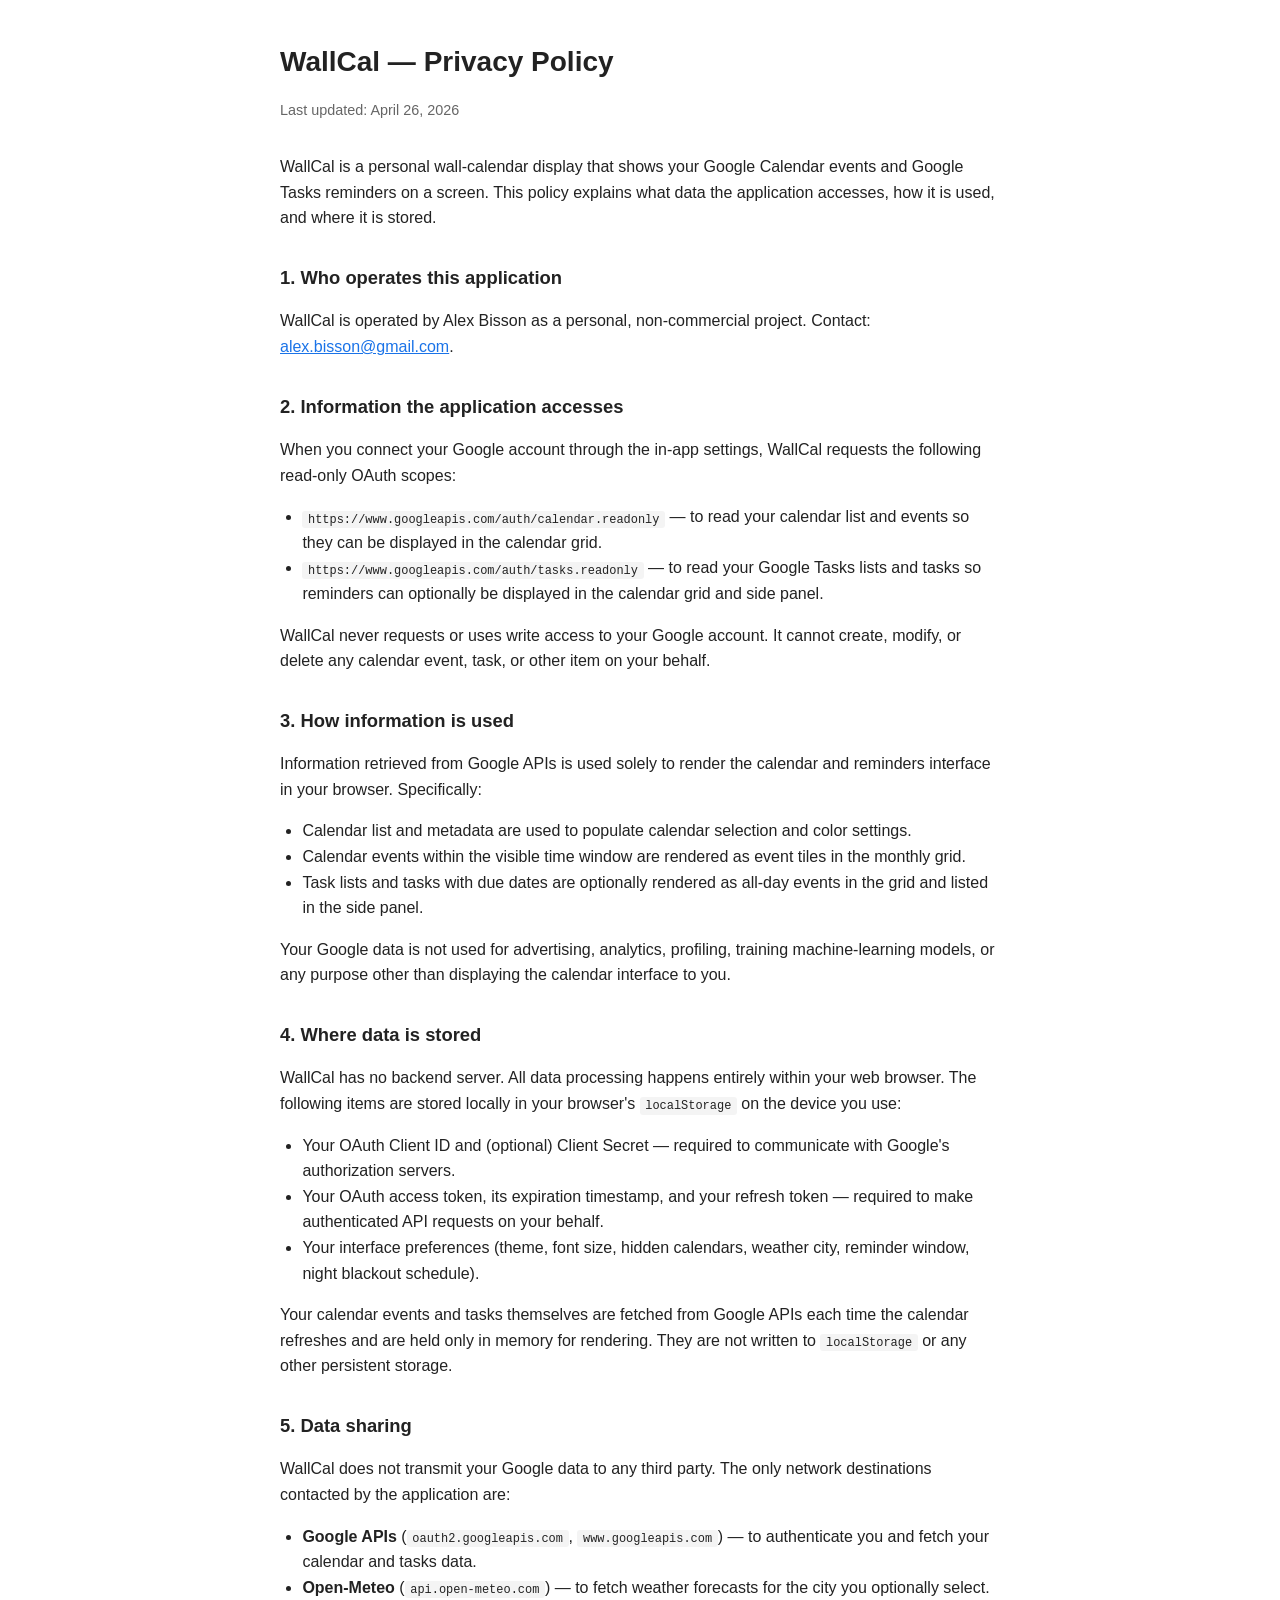
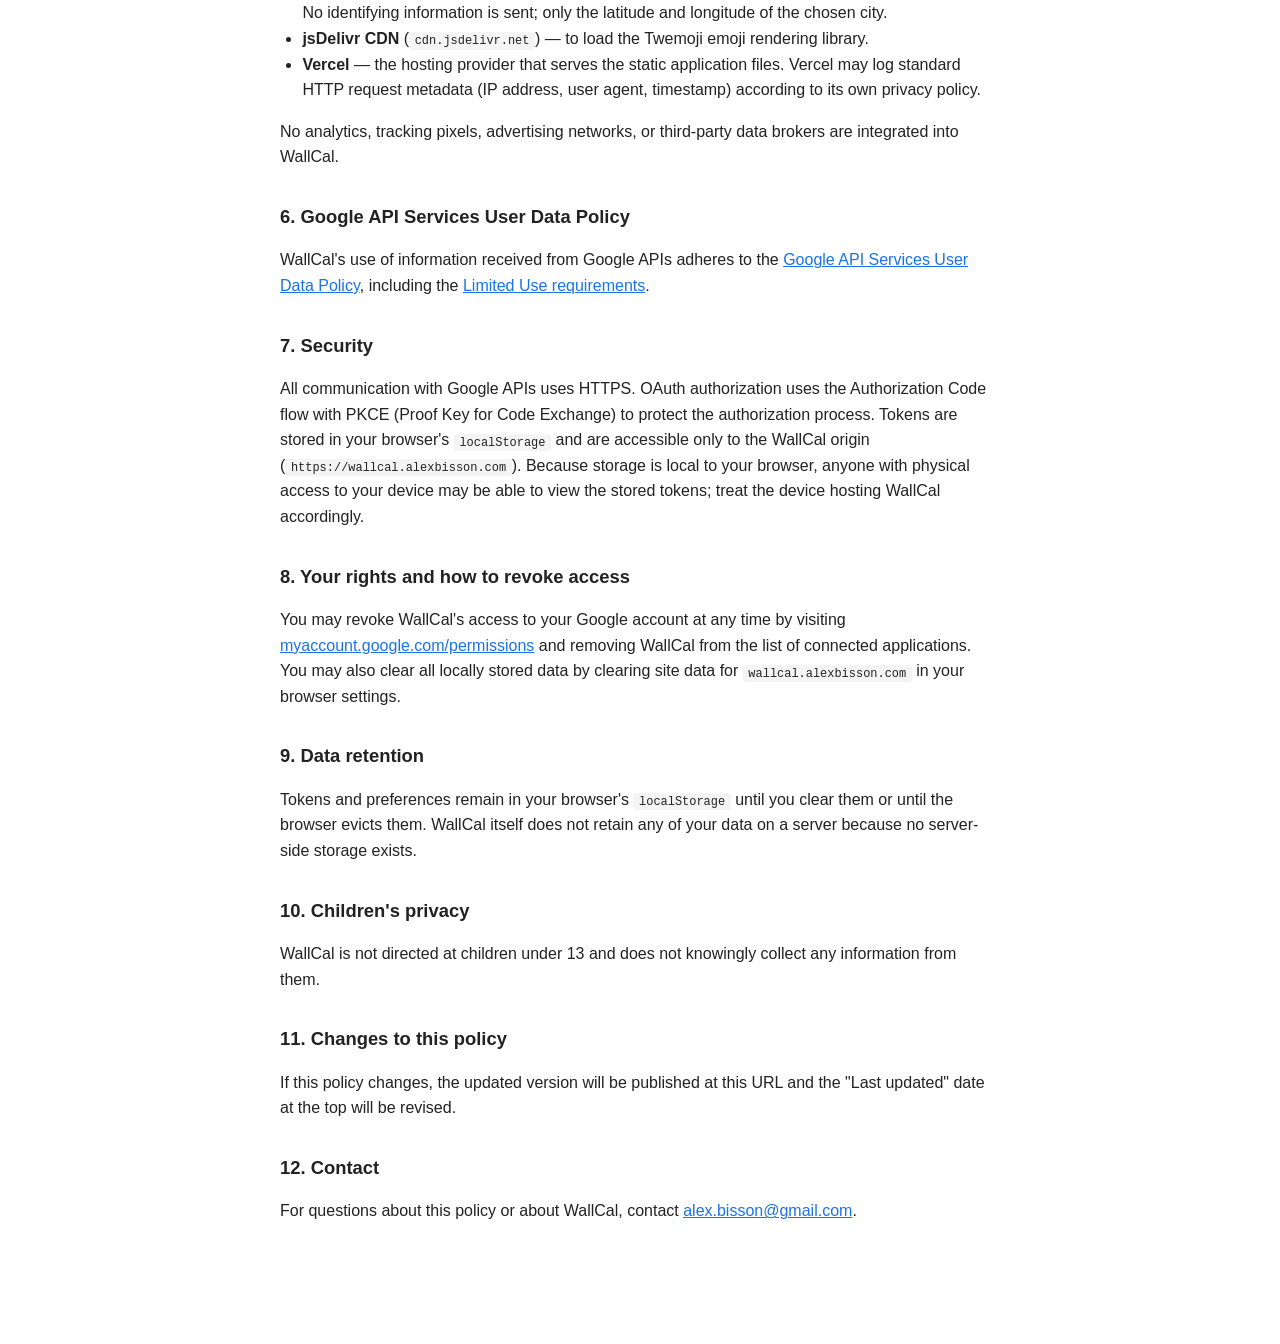
<file: privacy.html>
<!DOCTYPE html>
<html lang="en">
<head>
  <meta charset="UTF-8">
  <meta name="viewport" content="width=device-width, initial-scale=1.0">
  <title>WallCal — Privacy Policy</title>
  <style>
    body {
      font-family: -apple-system, BlinkMacSystemFont, "Segoe UI", Roboto, sans-serif;
      max-width: 720px;
      margin: 2.5rem auto;
      padding: 0 1.5rem 4rem;
      line-height: 1.6;
      color: #222;
      background: #fff;
    }
    h1 { font-size: 1.75rem; margin-bottom: 0.25rem; }
    h2 { font-size: 1.15rem; margin-top: 2rem; }
    .meta { color: #666; font-size: 0.9rem; margin-bottom: 2rem; }
    a { color: #1a73e8; }
    ul { padding-left: 1.4rem; }
    code { background: #f4f4f4; padding: 0.1rem 0.35rem; border-radius: 3px; font-size: 0.92em; }
    @media (prefers-color-scheme: dark) {
      body { background: #1a1a1a; color: #e8e8e8; }
      .meta { color: #999; }
      a { color: #8ab4f8; }
      code { background: #2a2a2a; }
    }
  </style>
</head>
<body>
  <h1>WallCal — Privacy Policy</h1>
  <p class="meta">Last updated: April 26, 2026</p>

  <p>WallCal is a personal wall-calendar display that shows your Google Calendar events and Google Tasks reminders on a screen. This policy explains what data the application accesses, how it is used, and where it is stored.</p>

  <h2>1. Who operates this application</h2>
  <p>WallCal is operated by Alex Bisson as a personal, non-commercial project. Contact: <a href="mailto:alex.bisson@gmail.com">alex.bisson@gmail.com</a>.</p>

  <h2>2. Information the application accesses</h2>
  <p>When you connect your Google account through the in-app settings, WallCal requests the following read-only OAuth scopes:</p>
  <ul>
    <li><code>https://www.googleapis.com/auth/calendar.readonly</code> — to read your calendar list and events so they can be displayed in the calendar grid.</li>
    <li><code>https://www.googleapis.com/auth/tasks.readonly</code> — to read your Google Tasks lists and tasks so reminders can optionally be displayed in the calendar grid and side panel.</li>
  </ul>
  <p>WallCal never requests or uses write access to your Google account. It cannot create, modify, or delete any calendar event, task, or other item on your behalf.</p>

  <h2>3. How information is used</h2>
  <p>Information retrieved from Google APIs is used solely to render the calendar and reminders interface in your browser. Specifically:</p>
  <ul>
    <li>Calendar list and metadata are used to populate calendar selection and color settings.</li>
    <li>Calendar events within the visible time window are rendered as event tiles in the monthly grid.</li>
    <li>Task lists and tasks with due dates are optionally rendered as all-day events in the grid and listed in the side panel.</li>
  </ul>
  <p>Your Google data is not used for advertising, analytics, profiling, training machine-learning models, or any purpose other than displaying the calendar interface to you.</p>

  <h2>4. Where data is stored</h2>
  <p>WallCal has no backend server. All data processing happens entirely within your web browser. The following items are stored locally in your browser's <code>localStorage</code> on the device you use:</p>
  <ul>
    <li>Your OAuth Client ID and (optional) Client Secret — required to communicate with Google's authorization servers.</li>
    <li>Your OAuth access token, its expiration timestamp, and your refresh token — required to make authenticated API requests on your behalf.</li>
    <li>Your interface preferences (theme, font size, hidden calendars, weather city, reminder window, night blackout schedule).</li>
  </ul>
  <p>Your calendar events and tasks themselves are fetched from Google APIs each time the calendar refreshes and are held only in memory for rendering. They are not written to <code>localStorage</code> or any other persistent storage.</p>

  <h2>5. Data sharing</h2>
  <p>WallCal does not transmit your Google data to any third party. The only network destinations contacted by the application are:</p>
  <ul>
    <li><strong>Google APIs</strong> (<code>oauth2.googleapis.com</code>, <code>www.googleapis.com</code>) — to authenticate you and fetch your calendar and tasks data.</li>
    <li><strong>Open-Meteo</strong> (<code>api.open-meteo.com</code>) — to fetch weather forecasts for the city you optionally select. No identifying information is sent; only the latitude and longitude of the chosen city.</li>
    <li><strong>jsDelivr CDN</strong> (<code>cdn.jsdelivr.net</code>) — to load the Twemoji emoji rendering library.</li>
    <li><strong>Vercel</strong> — the hosting provider that serves the static application files. Vercel may log standard HTTP request metadata (IP address, user agent, timestamp) according to its own privacy policy.</li>
  </ul>
  <p>No analytics, tracking pixels, advertising networks, or third-party data brokers are integrated into WallCal.</p>

  <h2>6. Google API Services User Data Policy</h2>
  <p>WallCal's use of information received from Google APIs adheres to the <a href="https://developers.google.com/terms/api-services-user-data-policy" target="_blank" rel="noopener">Google API Services User Data Policy</a>, including the <a href="https://developers.google.com/terms/api-services-user-data-policy#limited-use" target="_blank" rel="noopener">Limited Use requirements</a>.</p>

  <h2>7. Security</h2>
  <p>All communication with Google APIs uses HTTPS. OAuth authorization uses the Authorization Code flow with PKCE (Proof Key for Code Exchange) to protect the authorization process. Tokens are stored in your browser's <code>localStorage</code> and are accessible only to the WallCal origin (<code>https://wallcal.alexbisson.com</code>). Because storage is local to your browser, anyone with physical access to your device may be able to view the stored tokens; treat the device hosting WallCal accordingly.</p>

  <h2>8. Your rights and how to revoke access</h2>
  <p>You may revoke WallCal's access to your Google account at any time by visiting <a href="https://myaccount.google.com/permissions" target="_blank" rel="noopener">myaccount.google.com/permissions</a> and removing WallCal from the list of connected applications. You may also clear all locally stored data by clearing site data for <code>wallcal.alexbisson.com</code> in your browser settings.</p>

  <h2>9. Data retention</h2>
  <p>Tokens and preferences remain in your browser's <code>localStorage</code> until you clear them or until the browser evicts them. WallCal itself does not retain any of your data on a server because no server-side storage exists.</p>

  <h2>10. Children's privacy</h2>
  <p>WallCal is not directed at children under 13 and does not knowingly collect any information from them.</p>

  <h2>11. Changes to this policy</h2>
  <p>If this policy changes, the updated version will be published at this URL and the "Last updated" date at the top will be revised.</p>

  <h2>12. Contact</h2>
  <p>For questions about this policy or about WallCal, contact <a href="mailto:alex.bisson@gmail.com">alex.bisson@gmail.com</a>.</p>
</body>
</html>
</file>
